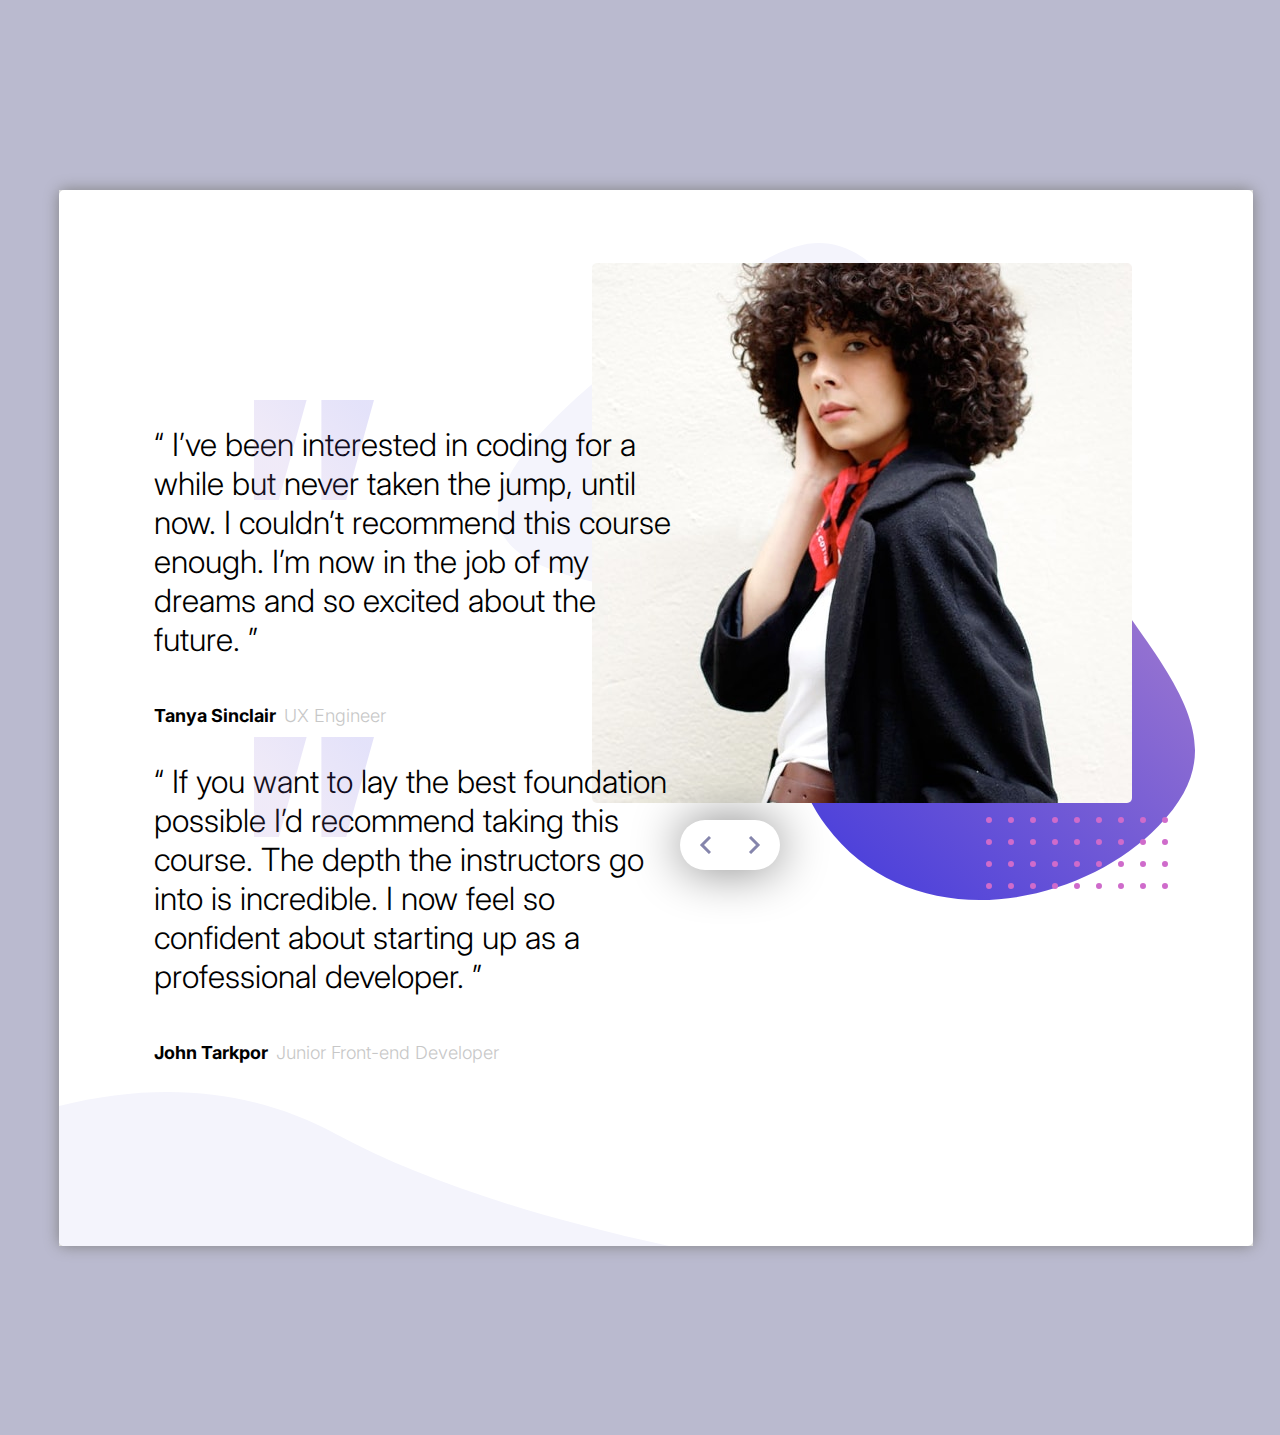
<file: index.html>
<!DOCTYPE html>
<html lang="en">

<head>
    <meta charset="UTF-8">
    <meta name="viewport" content="width=device-width, initial-scale=1.0"> <!-- displays site properly based on user's device -->

    <link rel="icon" type="image/png" sizes="32x32" href="./images/favicon-32x32.png">
    <title>Frontend Mentor | Coding Bootcamp Testimonials Slider</title>
    <!-- CSS -->
    <link rel="stylesheet" href="master.css">
    <!-- Fonts -->
    <link href="https://fonts.googleapis.com/css2?family=Inter:wght@300;500;700&display=swap" rel="stylesheet">
</head>

<body>

    <div class="bg-white">
        <div class="content">
            <img class="content-pattern-bg" src="./images/pattern-bg.svg" alt="">
            <!-- <div class="img-">

            </div> -->
            <img class="content-img" src="./images/image-tanya.jpg" alt="">
            <div class="buttons-container">
                <div class="nav-buttons">
                    <div class="center-alignment-container">
                        <a class="center-alignment-item btn-next center-alignment-container" href="#"><img class="center-alignment-item" src="./images/icon-prev.svg" alt=""></a>
                    </div>
                    <div class="center-alignment-container">
                        <a class="center-alignment-item btn-prev center-alignment-container" href="#"><img class="center-alignment-item" src="./images/icon-next.svg" alt=""></a>
                    </div>
                </div>
            </div>
            <div id="Tanya" class="content-text-block">
                <img class="content-pattern-quotes" src="./images/pattern-quotes.svg" alt="">
                <p class="content-text">“ I’ve been interested in coding for a while but never taken the jump, until now.
                    I couldn’t recommend this course enough. I’m now in the job of my dreams and so
                    excited about the future. ”</p>
                <span class="content-name">Tanya Sinclair</span>
                <span class="content-profession">UX Engineer</span>
            </div>

            <div id="John" class="content-text-block">
                <img class="content-pattern-quotes" src="./images/pattern-quotes.svg" alt="">
                <p class="content-text">“ If you want to lay the best foundation possible I’d recommend taking this course.
                    The depth the instructors go into is incredible. I now feel so confident about
                    starting up as a professional developer. ”</p>
                <span class="content-name">John Tarkpor</span>
                <span class="content-profession">Junior Front-end Developer</span>
            </div>

        </div>
    </div>

    <script src="main.js">

    </script>
    <!-- <div class="attribution">
        Challenge by <a href="https://www.frontendmentor.io?ref=challenge" target="_blank">Frontend Mentor</a>.
        Coded by <a href="#">Your Name Here</a>.
    </div> -->
</body>

</html>
</file>
<file: master.css>
:root {
    /* Variables */
    --dark-color: hsl(240, 38%, 20%);
    --light-color: hsl(240, 18%, 77%);

    font: 300 32px 'Inter', sans-serif;
}

body {
    background-color: var(--light-color);
}

.center-alignment-container {
    text-align: center;
    display: flex;
    align-items: center;
}

.center-alignment-item {
    margin: 0 auto;
}

.bg-white {
    background-color: white;
    margin: 15% 1.5% 15% 4%;
}

.content {
    background: bottom left no-repeat url(./images/pattern-curve.svg);
    padding: 17% 3% 15% 8%;
    box-shadow: 0 0 15px grey;
    border-radius: 5px;
}

/* -----------------Content's Image------------- */
.content-pattern-bg, .content-img, .buttons-container {
    float: right;
    right: 85px;
}

.buttons-container {
    position: absolute;
    right: 500px;
    bottom: 30px;
    z-index: 4;
}

.content-pattern-bg {
    position: absolute;
    z-index: 1;
    bottom: 0;
}
.content-img {
    position: relative;
    z-index: 2;
    bottom: 130px;
    border-radius: 5px;
}

/* -----------------Text Block----------- */
.content-text-block {
    position: relative;
    z-index: 3;
}

.content-pattern-quotes {
    position: absolute;
    left: 100px;
    bottom: 230px;
}

/* The person name and profession */
.content-name, .content-profession {
    font-size: 18px;
}

.content-name {
    font-weight: 700;
}

.content-profession {
    font-weight: 300;
    color: #c7c7c7;
}

/* ---------Prev/Next Buttons----------- */
.nav-buttons {
    display: grid;
    grid-template-columns: auto auto;
    background-color: white;
    height: 50px;
    width: 100px;
    border-radius: 30px;
    box-shadow: 0 0 50px 0px grey;
}
</file>
